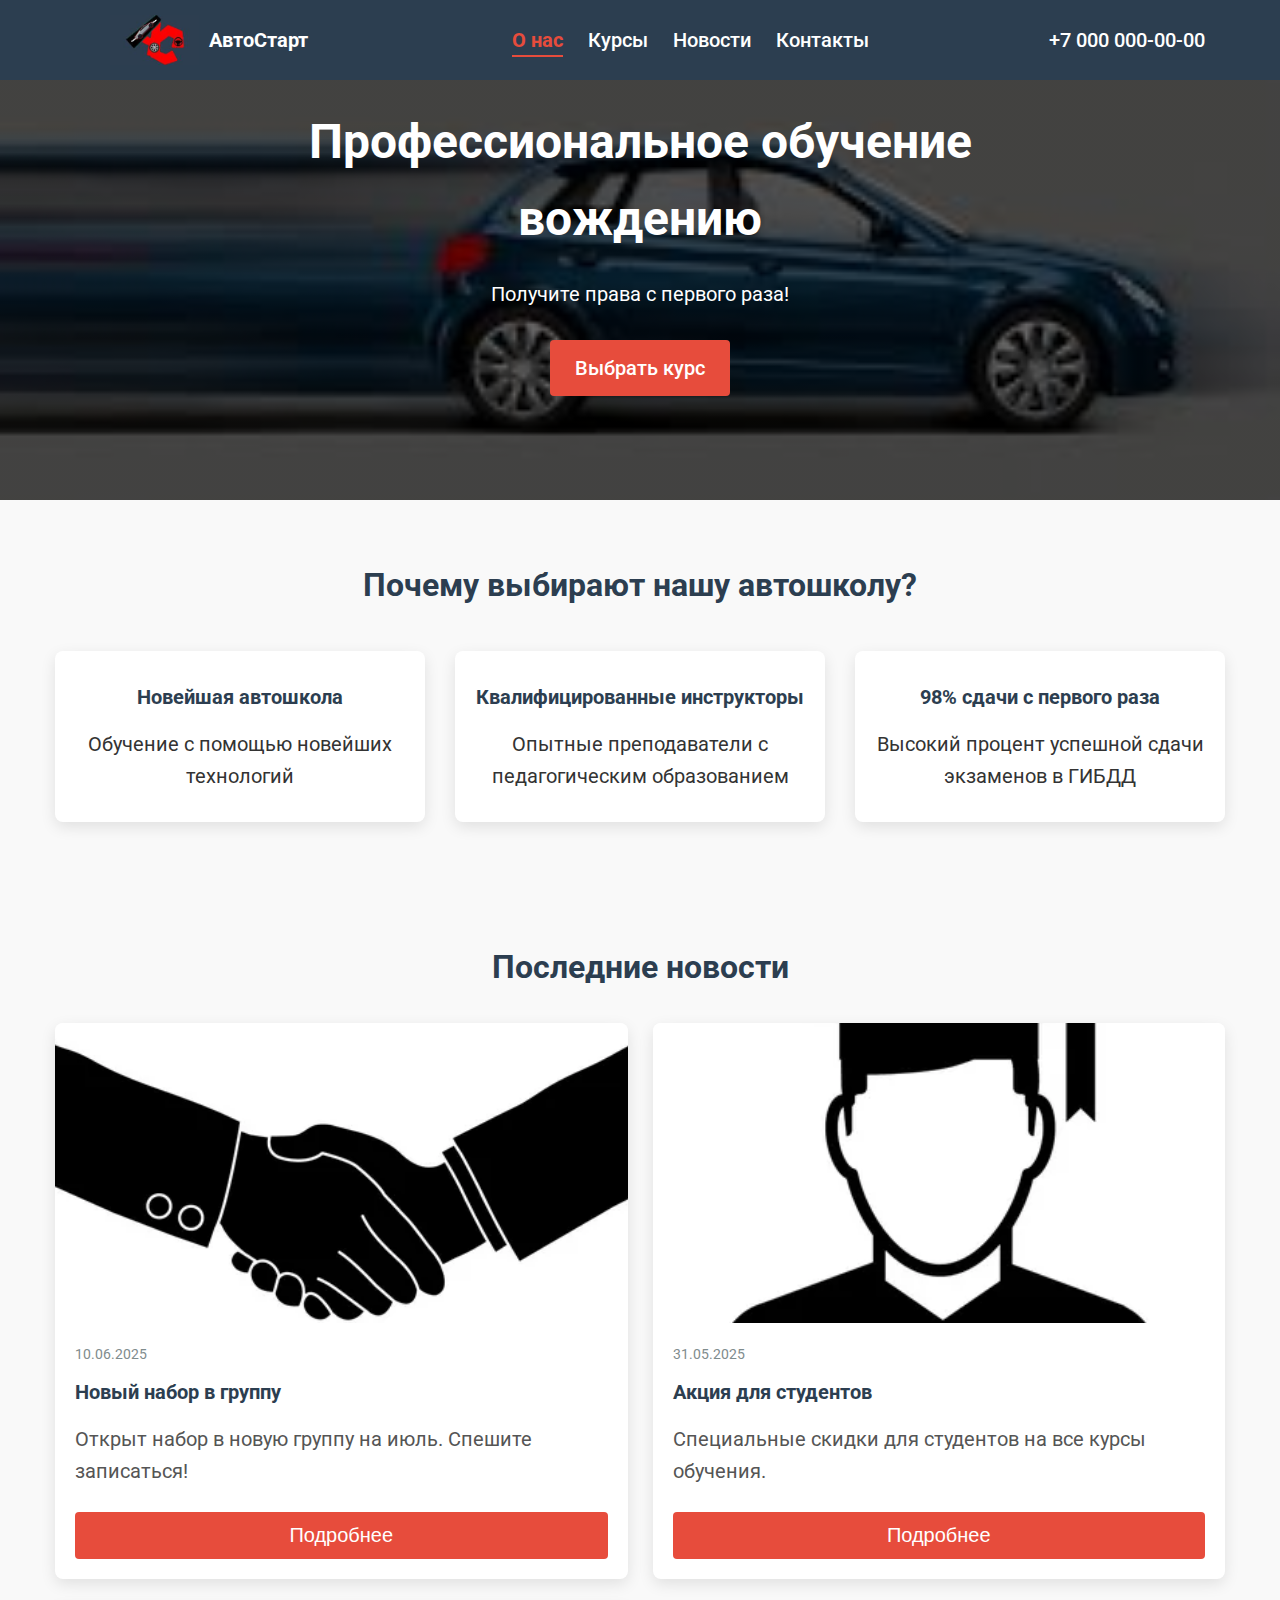
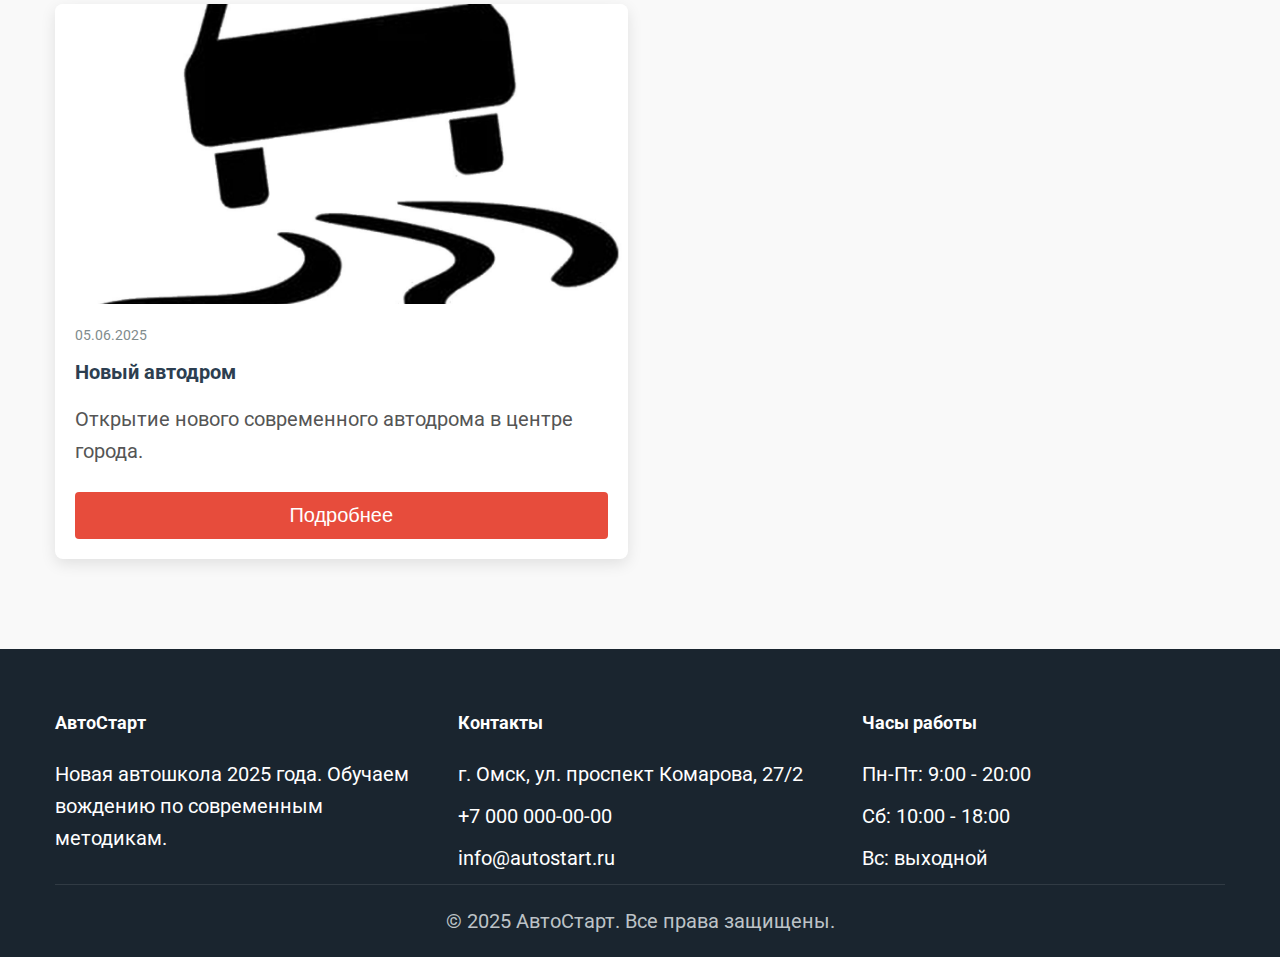
<file: index.html>
<!DOCTYPE html>
<html lang="ru">
<head>
    <meta charset="UTF-8">
    <title>АвтоСтарт - Новейшая автошкола</title>
    <link href="https://fonts.googleapis.com/css2?family=Roboto:wght@400;500;700&display=swap" rel="stylesheet">
    <link rel="stylesheet" href="styles.css">
    <meta name="viewport" content="width=device-width, initial-scale=1.0, maximum-scale=1.0, user-scalable=no">
</head>
<body>
    <header>
        <div class="container header-container">
            <div class="logo">
                <img src="images/logo.jpg" alt="АвтоСтарт">
                <a href="index.html" style="text-decoration: none;"><h1>АвтоСтарт</h1></a>
            </div>
            <nav> 
                <ul>
                    <li><a href="#about">О нас</a></li>
                    <li><a href="course.html">Курсы</a></li>
                    <li><a href="#news">Новости</a></li>
                    <li><a href="contacts.html">Контакты</a></li>
                </ul>
            </nav>
            <div class="header-contacts">
                <div class="phone">+7 000 000-00-00</div>
            </div>
        </div>
    </header>
    <section class="banner">
        <div class="container">
            <div class="banner-content">
                <h1>Профессиональное обучение вождению</h1>
                <p>Получите права с первого раза!</p>
                <a href="course.html" class="btn">Выбрать курс</a>
            </div>
        </div>
    </section>
    <section id="about" class="about">
        <div class="container">
            <h2>Почему выбирают нашу автошколу?</h2>
            <div class="about-features">
                <div class="feature">
                    <h3>Новейшая автошкола</h3>
                    <p>Обучение с помощью новейших технологий</p>
                </div>
                <div class="feature">
                    <h3>Квалифицированные инструкторы</h3>
                    <p>Опытные преподаватели с педагогическим образованием</p>
                </div>
                <div class="feature">
                    <h3>98% сдачи с первого раза</h3>
                    <p>Высокий процент успешной сдачи экзаменов в ГИБДД</p>
                </div>
            </div>
        </div>
    </section>
    <section id="news" class="news">
        <div class="container">
            <h2>Последние новости</h2>
            <div class="news-cards">
                <div class="news-card">
                    <div class="news-image" style="background-image: url('images/news1.jpg');"></div>
                    <div class="news-content">
                        <div class="news-date">10.06.2025</div>
                        <h3>Новый набор в группу</h3>
                        <p>Открыт набор в новую группу на июль. Спешите записаться!</p>
                        <button class="btn news-btn" data-modal="modal1">Подробнее</button>
                    </div>
                </div>
                <div class="news-card">
                    <div class="news-image" style="background-image: url('images/news2.jpg');"></div>
                    <div class="news-content">
                        <div class="news-date">31.05.2025</div>
                        <h3>Акция для студентов</h3>
                        <p>Специальные скидки для студентов на все курсы обучения.</p>
                        <button class="btn news-btn" data-modal="modal2">Подробнее</button>
                    </div>
                </div>
                <div class="news-card">
                    <div class="news-image" style="background-image: url('images/news3.jpg');"></div>
                    <div class="news-content">
                        <div class="news-date">05.06.2025</div>
                        <h3>Новый автодром</h3>
                        <p>Открытие нового современного автодрома в центре города.</p>
                        <button class="btn news-btn" data-modal="modal3">Подробнее</button>
                    </div>
                </div>
            </div>
            <div class="btn-container">
            </div>
        </div>
    </section>
    <div id="modal1" class="modal">
        <div class="modal-content">
            <span class="close">&times;</span>
            <h2>Новый набор в группу</h2>
            <p><strong>10.06.2025</strong></p>
            <img src="images/news1.jpg" alt="Новый набор" class="modal-img">
            <p>Автошкола "АвтоСтарт" объявляет о наборе в новую группу обучения, которая начнет занятия с 1 июля 2025 года. В программе:</p>
            <ul>
                <li>Теоретические занятия по ПДД</li>
                <li>Практические занятия на новом автодроме</li>
                <li>Подготовка к экзаменам в ГИБДД</li>
                <li>Индивидуальный подход к каждому ученику</li>
            </ul>
            <p>Количество мест ограничено! Записывайтесь заранее, чтобы гарантированно попасть в группу.</p>
            <a href="course.html" class="btn">Записаться на курс</a>
        </div>
    </div>
    <div id="modal2" class="modal">
        <div class="modal-content">
            <span class="close">&times;</span>
            <h2>Акция для студентов</h2>
            <p><strong>31.05.2025</strong></p>
            <img src="images/news2.jpg" alt="Акция для студентов" class="modal-img">
            <p>Специальное предложение для студентов всех учебных заведений!</p>
            <p>При предъявлении студенческого билета вы получаете:</p>
            <ul>
                <li>Скидку 15% на все категории обучения</li>
                <li>Бесплатный дополнительный час практики</li>
                <li>Гибкий график занятий, подстроенный под ваше расписание</li>
            </ul>
            <p>Акция действует до 31 августа 2025 года. Успейте воспользоваться выгодным предложением!</p>
            <a href="course.html" class="btn">Записаться со скидкой</a>
        </div>
    </div>

    <div id="modal3" class="modal">
        <div class="modal-content">
            <span class="close">&times;</span>
            <h2>Новый автодром</h2>
            <p><strong>05.06.2025</strong></p>
            <img src="images/news3.jpg" alt="Новый автодром" class="modal-img">
            <p>Мы рады сообщить об открытии нового современного автодрома в центре города!</p>
            <p>Особенности нового автодрома:</p>
            <ul>
                <li>Площадь 5000 кв.м с различными типами дорожного покрытия</li>
                <li>Полностью соответствующая требованиям ГИБДД площадка для сдачи экзаменов</li>
                <li>Ночное освещение для вечерних занятий</li>
                <li>Электронная система оценки выполнения упражнений</li>
            </ul>
            <p>Теперь обучение стало еще комфортнее и эффективнее!</p>
            <a href="contacts.html" class="btn">Посмотреть на карте</a>
        </div>
    </div>
    <footer id="contacts">
        <div class="container">
            <div class="footer-content">
                <div class="footer-column">
                    <h3>АвтоСтарт</h3>
                    <p>Новая автошкола 2025 года. Обучаем вождению по современным методикам.</p>
                </div>
                <div class="footer-column">
                    <h3>Контакты</h3>
                    <ul>
                        <li>г. Омск, ул. проспект Комарова, 27/2</li>
                        <li>+7 000 000-00-00</li>
                        <li>info@autostart.ru</li>
                    </ul>
                </div>
                <div class="footer-column">
                    <h3>Часы работы</h3>
                    <ul>
                        <li>Пн-Пт: 9:00 - 20:00</li>
                        <li>Сб: 10:00 - 18:00</li>
                        <li>Вс: выходной</li>
                    </ul>
                </div>
            </div>
            <div class="copyright">
                <p>&copy; 2025 АвтоСтарт. Все права защищены.</p>
            </div>
        </div>
    </footer>
    <script src="script.js"></script>
</body>
</html>
</file>
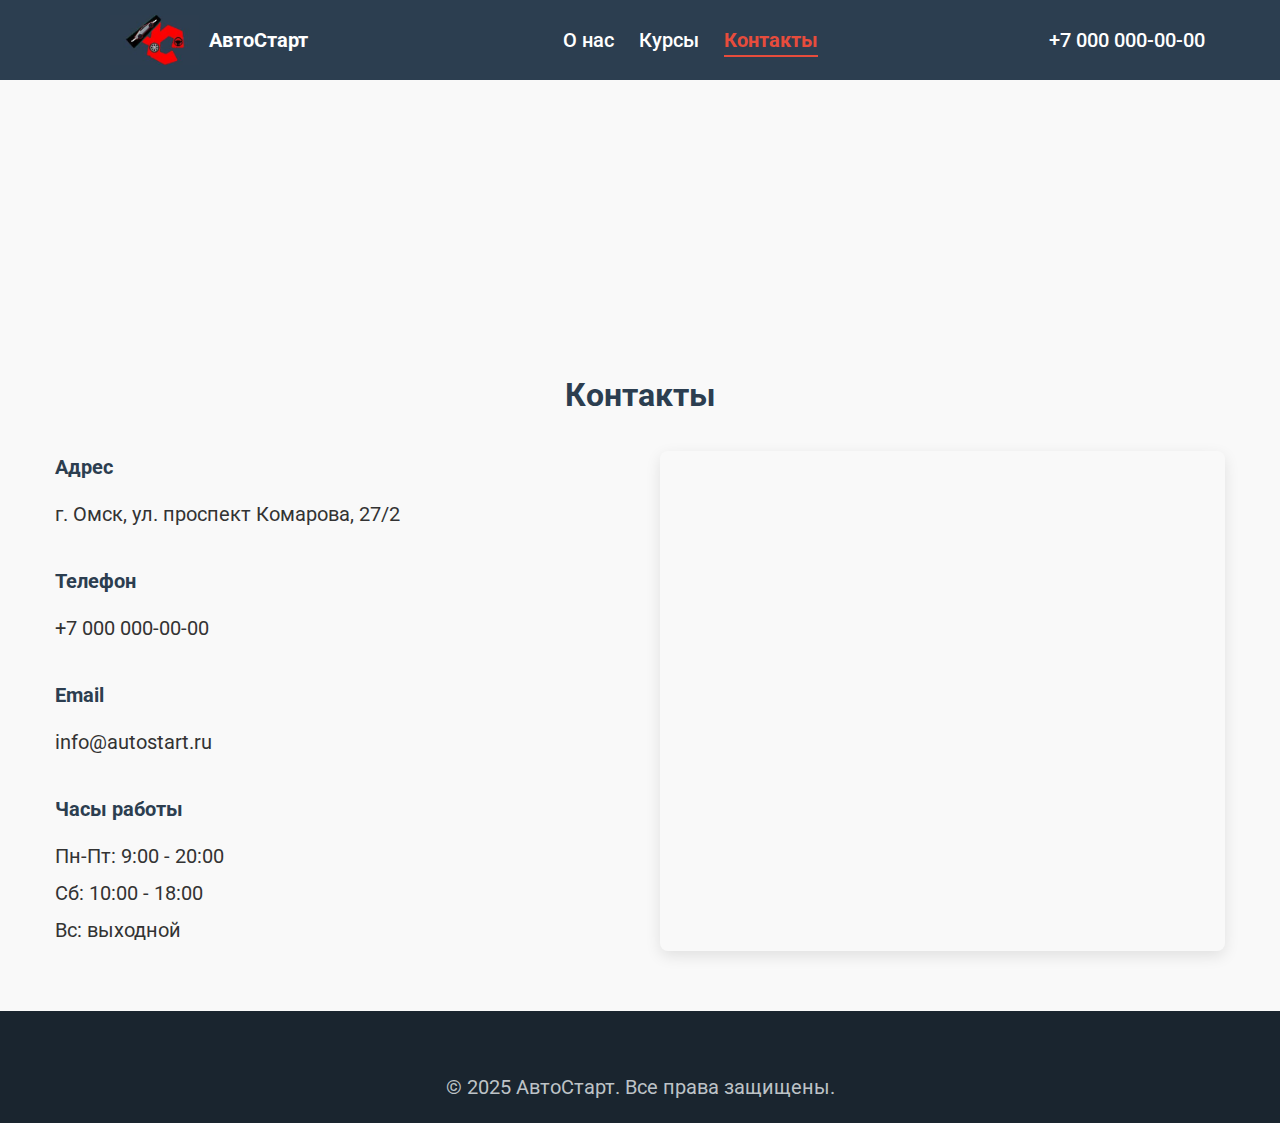
<file: contacts.html>
<!DOCTYPE html>
<html lang="ru">
<head>
    <meta charset="UTF-8">
    <meta name="viewport" content="width=device-width, initial-scale=1.0">
    <title>АвтоСтарт - Контакты</title>
    <link href="https://fonts.googleapis.com/css2?family=Roboto:wght@400;500;700&display=swap" rel="stylesheet">
    <link rel="stylesheet" href="styles.css">
</head>
<body>
    <header>
        <div class="container header-container">
            <div class="logo">
                <img src="images/logo.jpg" alt="АвтоСтарт">
                <a href="index.html" style="text-decoration: none;"><h1>АвтоСтарт</h1></a>
            </div>
            <nav>
                <ul>
                    <li><a href="index.html">О нас</a></li>
                    <li><a href="course.html">Курсы</a></li>
                    <li><a href="contacts.html" class="active">Контакты</a></li>
                </ul>
            </nav>
            <div class="header-contacts">
                <div class="phone">+7 000 000-00-00</div>
            </div>
        </div>
    </header>
    <section class="contacts-section">
        <div class="container">
            <h2>Контакты</h2>
            <div class="contacts-container">
                <div class="contacts-info">
                    <div class="contact-block">
                        <h3>Адрес</h3>
                        <p>г. Омск, ул. проспект Комарова, 27/2</p>
                    </div>
                    <div class="contact-block">
                        <h3>Телефон</h3>
                        <p>+7 000 000-00-00</p>
                    </div>
                    <div class="contact-block">
                        <h3>Email</h3>
                        <p>info@autostart.ru</p>
                    </div>
                    <div class="contact-block">
                        <h3>Часы работы</h3>
                        <ul class="working-hours">
                            <li>Пн-Пт: 9:00 - 20:00</li>
                            <li>Сб: 10:00 - 18:00</li>
                            <li>Вс: выходной</li>
                        </ul>
                    </div>
                </div>
                <div class="contacts-map">
                    <iframe src="https://www.google.com/maps/embed?pb=!1m14!1m12!1m3!1d809.4741563275935!2d73.31213817258494!3d54.98118913480787!2m3!1f0!2f0!3f0!3m2!1i1024!2i768!4f13.1!5e0!3m2!1sru!2sru!4v1749875966060!5m2!1sru!2sru" width="100%" height="450" style="border:0;" allowfullscreen="" loading="lazy" referrerpolicy="no-referrer-when-downgrade"></iframe>
                </div>
            </div>
        </div>
    </section>
    <footer>
            <div class="copyrightc">
                <p>&copy; 2025 АвтоСтарт. Все права защищены.</p>
            </div>
    </footer>
    <script src="script.js"></script>
</body>
</html>
</file>
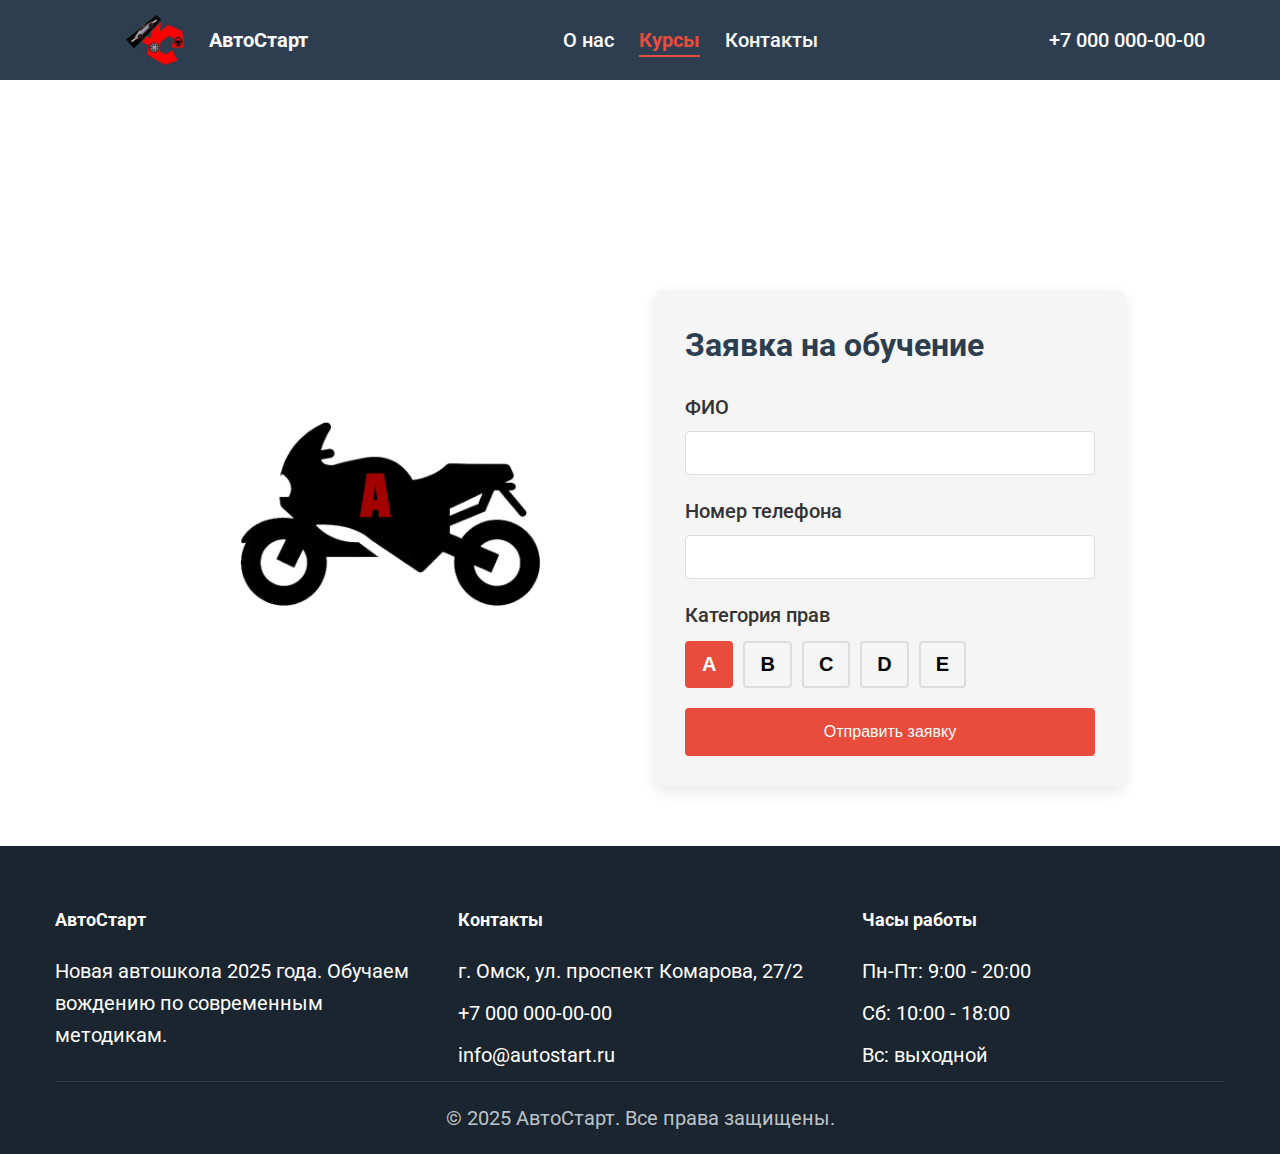
<file: course.html>
<!DOCTYPE html>
<html lang="ru">
<head>
    <meta charset="UTF-8">
    <meta name="viewport" content="width=device-width, initial-scale=1.0">
    <title>АвтоСтарт - Категории прав</title>
    <link href="https://fonts.googleapis.com/css2?family=Roboto:wght@400;500;700&display=swap" rel="stylesheet">
    <link rel="stylesheet" href="styles.css">
</head>
<body>
    <header>
        <div class="container header-container">
            <div class="logo">
                <img src="images/logo.jpg" alt="АвтоСтарт">
                <a href="index.html" style="text-decoration: none;"><h1>АвтоСтарт</h1></a>
            </div>
            <nav>
                <ul>
                    <li><a href="index.html">О нас</a></li>
                    <li><a href="course.html">Курсы</a></li>
                    <li><a href="contacts.html">Контакты</a></li>
                </ul>
            </nav>
            <div class="header-contacts">
                <div class="phone">+7 000 000-00-00</div>
            </div>
        </div>
    </header>
    <section id="enroll-form" class="enroll-form-section">
        <div class="container form-container">
            <div class="form-content">
                <div class="vehicle-display">
                    <div class="vehicle-image" id="vehicle-image">
                        <img src="images/course1.jpg" alt="Мотоцикл" class="vehicle-img active" data-category="A">
                        <img src="images/course2.jpg" alt="Легковой автомобиль" class="vehicle-img" data-category="B">
                        <img src="images/course3.jpg" alt="Грузовой автомобиль" class="vehicle-img" data-category="C">
                        <img src="images/course4.jpg" alt="Автобус" class="vehicle-img" data-category="D">
                        <img src="images/course5.jpg" alt="Транспорт с прицепом" class="vehicle-img" data-category="E">
                    </div>
                </div>
                <div class="license-form">
                    <h2>Заявка на обучение</h2>
                    <form id="driver-license-form">
                        <div class="form-group">
                            <label for="fullname">ФИО</label>
                            <input type="text" id="fullname" name="fullname" required>
                        </div>
                        <div class="form-group">
                            <label for="phone">Номер телефона</label>
                            <input type="tel" id="phone" name="phone" required>
                        </div>
                        <div class="form-group">
                            <label>Категория прав</label>
                            <div class="category-buttons">
                                <button type="button" class="category-btn active" data-category="A">A</button>
                                <button type="button" class="category-btn" data-category="B">B</button>
                                <button type="button" class="category-btn" data-category="C">C</button>
                                <button type="button" class="category-btn" data-category="D">D</button>
                                <button type="button" class="category-btn" data-category="E">E</button>
                            </div>
                            <input type="hidden" id="category" name="category" value="A">
                        </div>
                        <button type="submit" class="btn submit-btn">Отправить заявку</button>
                    </form>
                </div>
            </div>
        </div>
    </section>
    <div id="success-modal" class="modal">
        <div class="modal-content">
            <span class="close">&times;</span>
            <h2>Заявка отправлена!</h2>
            <p>Спасибо за вашу заявку на обучение в автошколе "АвтоСтарт".</p>
            <p>Наш менеджер свяжется с вами в ближайшее время для подтверждения заявки и уточнения деталей.</p>
            <button class="btn close-modal-btn">Закрыть</button>
        </div>
    </div>
    <footer id="contacts">
        <div class="container">
            <div class="footer-content">
                <div class="footer-column">
                    <h3>АвтоСтарт</h3>
                    <p>Новая автошкола 2025 года. Обучаем вождению по современным методикам.</p>
                </div>
                <div class="footer-column">
                    <h3>Контакты</h3>
                    <ul>
                        <li>г. Омск, ул. проспект Комарова, 27/2</li>
                        <li>+7 000 000-00-00</li>
                        <li>info@autostart.ru</li>
                    </ul>
                </div>
                <div class="footer-column">
                    <h3>Часы работы</h3>
                    <ul>
                        <li>Пн-Пт: 9:00 - 20:00</li>
                        <li>Сб: 10:00 - 18:00</li>
                        <li>Вс: выходной</li>
                    </ul>
                </div>
            </div>
            <div class="copyright">
                <p>&copy; 2025 АвтоСтарт. Все права защищены.</p>
            </div>
        </div>
    </footer>
    <script src="script.js"></script>
</body>
</html>
</file>
<file: styles.css>
:root {
    --primary-color: #e74c3c;
    --primary-dark: #c0392b;
    --secondary-color: #2c3e50;
    --light-color: #f9f9f9;
    --dark-color: #333;
    --gray-color: #7f8c8d;
    --light-gray: #bdc3c7;
    --shadow: 0 5px 15px rgba(0,0,0,0.1);
    --transition: all 0.3s ease;
}
* {
    margin: 0;
    padding: 0;
    box-sizing: border-box;
}
body {
    font-family: 'Roboto', sans-serif;
    line-height: 1.6;
    color: var(--dark-color);
    background-color: var(--light-color);
    position: relative;
    padding-top: 80px;
}
.container {
    width: 100%;
    max-width: 1200px;
    margin: 0 auto;
    padding: 0 15px;
}
/*Кнопки*/
.btn {
    display: inline-block;
    background-color: var(--primary-color);
    color: white;
    padding: 12px 25px;
    border: none;
    border-radius: 4px;
    text-decoration: none;
    font-weight: 500;
    cursor: pointer;
    transition: var(--transition);
}
.btn:hover {
    background-color: var(--primary-dark);
    transform: translateY(-2px);
}
.btn-container {
    text-align: center;
    margin-top: 30px;
}
/*Шапка*/
header {
    background-color: var(--secondary-color);
    padding: 15px 0;
    position: fixed;
    width: 100%;
    top: 0;
    z-index: 1000;
    box-shadow: none;
    transition: var(--transition);
}
.header-contacts {
    display: flex;
    align-items: center;
}
.phone {
    color: white;
    font-weight: 500;
    margin-right: 20px;
}
.header-container {
    display: flex;
    justify-content: space-between;
    align-items: center;
    position: relative;
}
.logo {
    display: flex;
    align-items: center;
    margin-left: 55px;
}
.logo img {
    height: 50px;
}
.logo h1 {
    color: white;
    margin-left: 10px;
    font-size: 20px;
}
/*Навигация*/
nav ul {
    display: flex;
    list-style: none;
    transition: var(--transition);
}
nav ul li {
    margin-left: 25px;
}
nav ul li a {
    color: white;
    text-decoration: none;
    font-weight: 500;
    transition: color 0.3s;
}
nav ul li a:hover {
    color: var(--primary-color);
}
nav ul li a.active {
    color: var(--primary-color);
    font-weight: bold;
    position: relative;
}
nav ul li a.active::after {
    content: '';
    position: absolute;
    bottom: -5px;
    left: 0;
    width: 100%;
    height: 2px;
    background-color: var(--primary-color);
}
/*мобилка*/
.mobile-menu-btn {
    display: none;
    align-items: center;
    justify-content: center;
    width: 40px;
    height: 40px;
    cursor: pointer;
    font-size: 24px;
    color: white;
    position: absolute;
    left: 15px;
    top: 50%;
    transform: translateY(-50%);
}
nav ul.mobile-nav {
    position: absolute;
    top: 100%;
    left: 0;
    width: 100%;
    background-color: var(--secondary-color);
    flex-direction: column;
    padding: 20px 0;
    box-shadow: 0 5px 10px rgba(0,0,0,0.2);
    z-index: 999;
    display: none;
}
nav ul.mobile-nav li {
    margin: 10px 0;
    text-align: center;
}
/*под шапкой*/
.banner {
    background: linear-gradient(rgba(0,0,0,0.6), rgba(0,0,0,0.6)), url('images/banner.jpg');
    background-size: cover;
    background-position: center;
    height: 500px;
    display: flex;
    align-items: center;
    margin-top: -80px;
    color: white;
    text-align: center;
}
.banner-content {
    max-width: 800px;
    margin: 0 auto;
}
.banner h1 {
    font-size: 48px;
    margin-bottom: 20px;
}
.banner p {
    font-size: 20px;
    margin-bottom: 30px;
}
/*sections*/
section {
    padding: 60px 0;
}
h2 {
    font-size: 32px;
    margin-bottom: 30px;
    text-align: center;
    color: var(--secondary-color);
}
/*О нас*/
.about-features {
    display: grid;
    grid-template-columns: repeat(3, 1fr);
    gap: 30px;
    margin-top: 40px;
}
.feature {
    text-align: center;
    padding: 30px 20px;
    background: white;
    border-radius: 8px;
    box-shadow: var(--shadow);
    transition: var(--transition);
}
.feature:hover {
    transform: translateY(-10px);
}
.feature h3 {
    margin-bottom: 15px;
    color: var(--secondary-color);
}
/*Новости*/
.news-cards {
    display: grid;
    grid-template-columns: repeat(auto-fill, minmax(300px, 1fr));
    gap: 25px;
    margin-top: 30px;
}
.news-card {
    background: white;
    border-radius: 8px;
    overflow: hidden;
    box-shadow: var(--shadow);
    transition: var(--transition);
}
.news-card:hover {
    transform: translateY(-5px);
}
.news-image {
    height: 300px;
    width: 100%;
    background-size: cover;
    background-position: center;
}
.news-content {
    padding: 20px;
}
.news-date {
    color: var(--gray-color);
    font-size: 14px;
    margin-bottom: 10px;
}
.news-content h3 {
    margin-bottom: 15px;
    color: var(--secondary-color);
}
.news-content p {
    margin-bottom: 15px;
    color: #555;
}
.news-btn {
    width: 100%;
    margin-top: 10px;
}
/*Карта+инфа*/
.contacts-section {
    padding: 80px 0 60px;
}
.contacts-container {
    display: grid;
    grid-template-columns: 1fr 1fr;
    gap: 40px;
    margin-top: 30px;
}
.contacts-info {
    display: grid;
    gap: 30px;
}
.contact-block h3 {
    color: var(--secondary-color);
    margin-bottom: 15px;
    font-size: 20px;
}
.contact-block p, .working-hours li {
    color: var(--dark-color);
    margin-bottom: 5px;
}
.working-hours {
    list-style: none;
}
.contacts-map {
    height: 100%;
    border-radius: 8px;
    overflow: hidden;
    box-shadow: var(--shadow);
}
/*Курсы*/
.enroll-form-section {
    background-color: white;
    padding: 60px 0;
}
.form-container {
    max-width: 1000px;
}
.form-content {
    display: grid;
    grid-template-columns: 1fr 1fr;
    gap: 40px;
    align-items: center;
}
.vehicle-display {
    text-align: center;
}
.vehicle-image {
    height: 300px;
    position: relative;
    margin-bottom: 20px;
}
.vehicle-img {
    max-width: 100%;
    max-height: 100%;
    position: absolute;
    top: 0;
    left: 0;
    right: 0;
    bottom: 0;
    margin: auto;
    opacity: 0;
    transition: var(--transition);
}
.vehicle-img.active {
    opacity: 1;
}
.vehicle-info h3 {
    color: var(--secondary-color);
    margin-bottom: 10px;
}
.license-form {
    background: #f5f5f5;
    padding: 30px;
    border-radius: 8px;
    box-shadow: var(--shadow);
}
.license-form h2 {
    text-align: left;
    margin-bottom: 20px;
}
.form-group {
    margin-bottom: 20px;
}
.form-group label {
    display: block;
    margin-bottom: 8px;
    font-weight: 500;
}
.form-group input {
    width: 100%;
    padding: 12px 15px;
    border: 1px solid #ddd;
    border-radius: 4px;
    font-size: 16px;
}
.category-buttons {
    display: flex;
    gap: 10px;
    margin-top: 10px;
}
.category-btn {
    padding: 10px 15px;
    border: 2px solid #ddd;
    background: none;
    border-radius: 4px;
    font-weight: bold;
    cursor: pointer;
    transition: var(--transition);
}
.category-btn.active {
    background-color: var(--primary-color);
    color: white;
    border-color: var(--primary-color);
}
.submit-btn {
    width: 100%;
    padding: 15px;
    font-size: 16px;
}
/*Новости мод*/
.modal {
    display: none;
    position: fixed;
    z-index: 2000;
    left: 0;
    top: 0;
    width: 100%;
    height: 100%;
    background-color: rgba(0,0,0,0.7);
    overflow: auto;
}
.modal-content {
    background-color: white;
    margin: 5% auto;
    padding: 30px;
    border-radius: 8px;
    width: 80%;
    max-width: 700px;
    position: relative;
    animation: modalopen 0.5s;
}
@keyframes modalopen {
    from {opacity: 0; transform: translateY(-50px);}
    to {opacity: 1; transform: translateY(0);}
}
.close {
    position: absolute;
    top: 15px;
    right: 15px;
    font-size: 28px;
    color: var(--gray-color);
    cursor: pointer;
}
.close:hover {
    color: var(--dark-color);
}
.modal-img {
    width: 50%;
    height: 50%;
    object-fit: cover;
    border-radius: 4px;
    margin: 4px 0;
    margin-left: 150px;
}
/*футер*/
footer {
    background-color: #1a252f;
    color: white;
    padding: 60px 0 20px;
}
.footer-content {
    display: grid;
    grid-template-columns: repeat(auto-fit, minmax(200px, 1fr));
    gap: 40px;
}
.footer-column h3 {
    margin-bottom: 20px;
    font-size: 18px;
}
.footer-column ul {
    list-style: none;
}
.footer-column ul li {
    margin-bottom: 10px;
}
.footer-column ul li a {
    color: var(--light-gray);
    text-decoration: none;
    transition: color 0.3s;
}
.footer-column ul li a:hover {
    color: var(--primary-color);
}
.copyright {
    text-align: center;
    padding-top: 20px;
    border-top: 1px solid rgba(255,255,255,0.1);
    color: var(--light-gray);
    font-size: 14px;
}
.copyrightc {
    text-align: center;
    color: var(--light-gray);
    font-size: 14px;
}
/*Адаптив*/
@media (max-width: 992px) {
    .about-features, .form-content {
        grid-template-columns: 1fr;
    }
    .vehicle-display {
        order: 2;
    }
    .banner h1 {
        font-size: 36px;
    }
    .contacts-container {
        grid-template-columns: 1fr;
    }
}
@media (max-width:1366px) and (min-width:1024px) {
    * {
        font-size: 20px;
    }
    section {
        display: flex;
        flex-direction: column;
        justify-content: center;
    }
    #enroll-form .form-content {
        margin-top: 150px;
    }
    .contacts-section{
        margin-top: 210px;
    }
    body {
        display: flex;
        flex-direction: column;
        min-height: 100vh;
    }
    footer {
        margin-top: auto;
    }
    .news-cards, .course-cards {
        grid-template-columns: repeat(2, 1fr);
    }
    .form-content {
        grid-template-columns: 1fr 1fr;
        gap: 30px;
    }
    .modal-content {
        width: 70%;
    }
}
@media (max-width: 768px) {
    .header-container {
        flex-wrap: wrap;
        padding-top: 15px;
    }
    .mobile-menu-btn {
        display: flex;
    }
    .logo {
        margin-left: 0;
        order: 2;
        flex-grow: 1;
        justify-content: center;
    }
    nav ul {
        display: none;
    }
    nav ul.mobile-nav {
        display: none;
        order: 3;
        width: 100%;
    }
    .header-contacts {
        order: 4;
        width: 100%;
        justify-content: center;
        margin-top: 15px;
    }
    .banner {
        height: 400px;
    }
    .banner h1 {
        font-size: 32px;
    }
    .banner p {
        font-size: 18px;
    }
    .modal-content {
        width: 90%;
        margin: 10% auto;
    }
    .contacts-map {
        height: 300px;
    }
}
@media (max-width: 576px) {
    .about-features {
        grid-template-columns: 1fr;
    }
    section {
        padding: 40px 0;
    }
    h2 {
        font-size: 28px;
    }
    .banner h1 {
        font-size: 28px;
    }
    .modal-content {
        padding: 20px;
    }
    .modal-img {
        width: 100%;
        margin-left: 0;
    }
}
</file>
